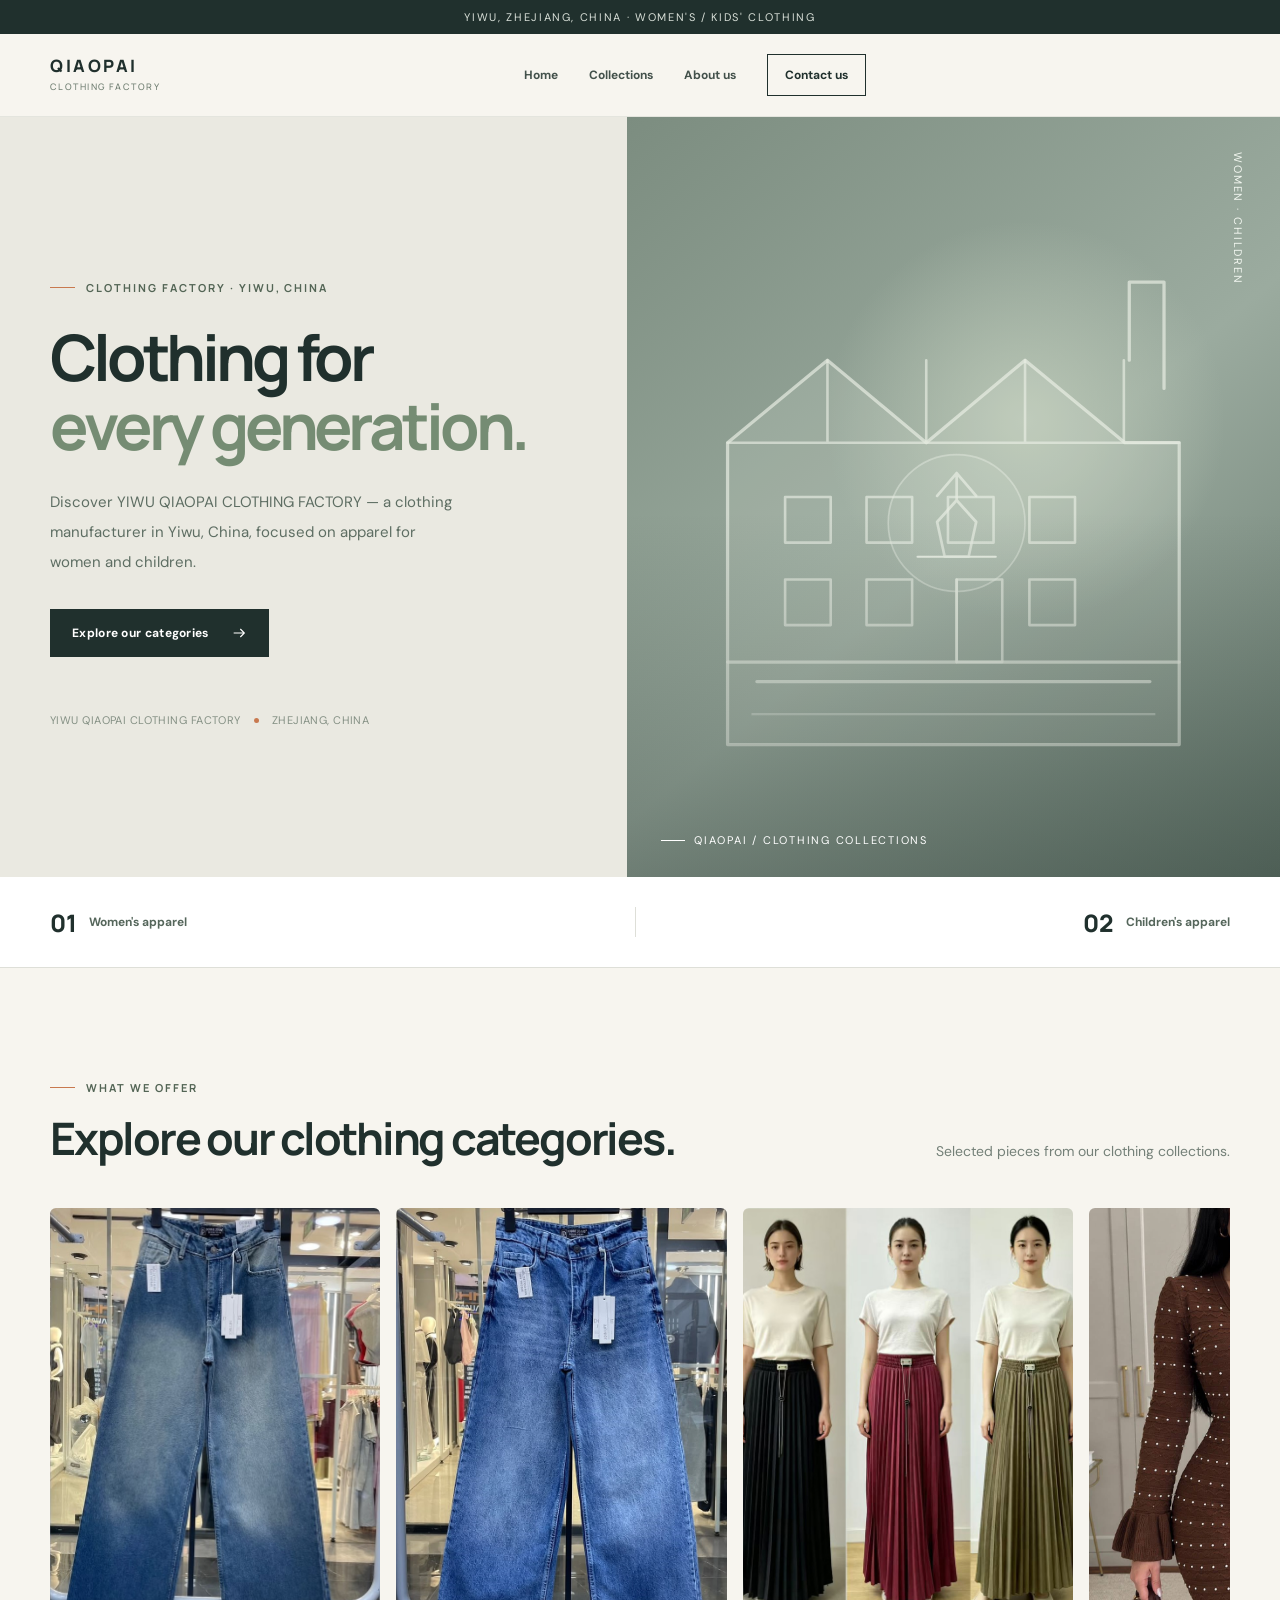
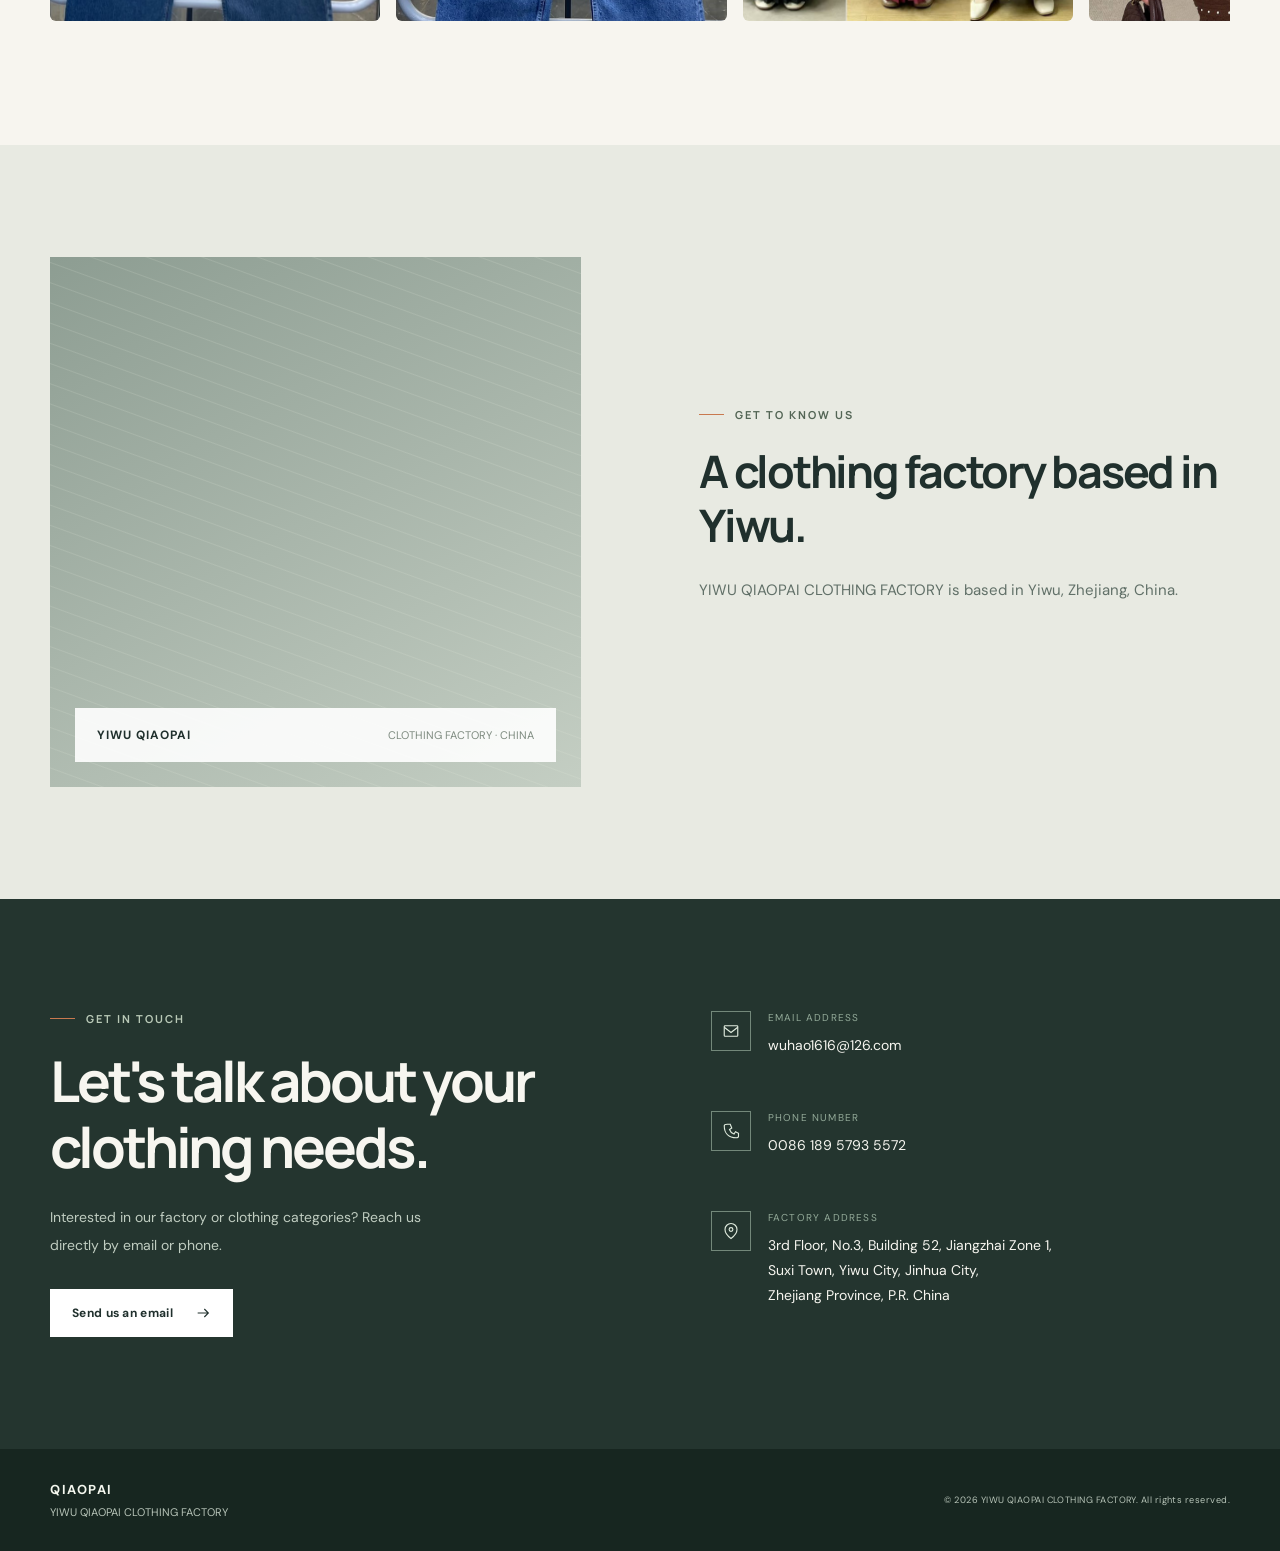
<file: index.html>
<!doctype html>
<html lang="en" dir="ltr">
<head>
  <meta charset="UTF-8">
  <meta name="viewport" content="width=device-width, initial-scale=1">
  <meta name="theme-color" content="#1b2827">
  <meta property="og:type" content="website">
  <meta property="og:title" content="YIWU QIAOPAI CLOTHING FACTORY">
  <meta property="og:description" content="Explore women's and children's clothing from YIWU QIAOPAI CLOTHING FACTORY, Yiwu, China.">
  <meta name="description" content="YIWU QIAOPAI CLOTHING FACTORY — Women's and Children's Clothing. Based in Yiwu City, Zhejiang Province, China.">
  <title>YIWU QIAOPAI CLOTHING FACTORY | Clothing Manufacturer in Yiwu</title>
  <link rel="preconnect" href="https://fonts.googleapis.com">
  <link rel="preconnect" href="https://fonts.gstatic.com" crossorigin>
  <link href="https://fonts.googleapis.com/css2?family=DM+Sans:wght@400;500;600;700&family=Manrope:wght@400;500;600;700;800&display=swap" rel="stylesheet">
  <link rel="stylesheet" href="css/01-base.css" />
  <link rel="stylesheet" href="css/02-header.css" />
  <link rel="stylesheet" href="css/03-hero.css" />
  <link rel="stylesheet" href="css/04-collections.css" />
  <link rel="stylesheet" href="css/05-about.css" />
  <link rel="stylesheet" href="css/06-contact.css" />
  <link rel="stylesheet" href="css/07-image-handling.css" />
  <link rel="stylesheet" href="css/09-responsive.css" />
  <link rel="stylesheet" href="css/10-gallery.css" />
  <link rel="stylesheet" href="css/11-gallery-responsive.css" />
  <link rel="stylesheet" href="css/12-requested-edits.css" />
  <link rel="stylesheet" href="css/13-desktop-responsive.css" />
</head>
<body>
  <div class="topbar"><span data-i18n="topbar">YIWU, ZHEJIANG, CHINA · WOMEN'S / KIDS' CLOTHING</span></div>
  <header class="header">
    <div class="container header-inner">
      <a class="brand" href="#home" aria-label="YIWU QIAOPAI CLOTHING FACTORY home">
        <div class="brand-text"><strong>QIAOPAI</strong><small>CLOTHING FACTORY</small></div>
      </a>
      <nav id="site-nav" class="nav" aria-label="Main navigation">
        <a href="#home" data-i18n="navHome">Home</a>
        <a href="#collections" data-i18n="navCollections">Collections</a>
        <a id="gallery-nav" href="#gallery" data-i18n="navGallery" hidden>Gallery</a>
        <a href="#about" data-i18n="navAbout">About us</a>
        <a href="#contact" class="nav-cta" data-i18n="navContact">Contact us</a>
      </nav>
      <div class="header-actions">
        <button class="menu-btn" id="menu-toggle" type="button" aria-label="Open menu" aria-expanded="false" aria-controls="site-nav">
          <svg viewBox="0 0 24 24" fill="none" stroke="currentColor" stroke-width="1.7"><path d="M3 7h18M3 12h18M3 17h18" /></svg>
        </button>
      </div>
    </div>
  </header>
  <main>
    <section class="hero" id="home">
      <div class="hero-left">
        <div class="eyebrow" data-i18n="heroEyebrow">Clothing Factory · Yiwu, China</div>
        <h1><span data-i18n="heroLine1">Clothing for</span><br><em data-i18n="heroLine2">every generation.</em></h1>
        <p class="hero-description" data-i18n="heroDesc">Discover YIWU QIAOPAI CLOTHING FACTORY — a clothing manufacturer in Yiwu, China, focused on apparel for women and children.</p>
        <a class="btn btn-dark" href="#collections"><span data-i18n="heroCta">Explore our categories</span><svg viewBox="0 0 24 24" fill="none" stroke="currentColor" stroke-width="1.7"><path d="M4 12h16m-6-6 6 6-6 6"/></svg></a>
        <div class="hero-notes"><span data-i18n="heroNote">YIWU QIAOPAI CLOTHING FACTORY</span><span class="dot"></span><span data-i18n="heroNote2">ZHEJIANG, CHINA</span></div>
      </div>
      <div class="hero-visual" aria-label="Featured factory or clothing illustration">
        <svg class="factory-illustration" viewBox="0 0 600 700" xmlns="http://www.w3.org/2000/svg" aria-hidden="true">
          <g fill="none" stroke="#edf2e8" stroke-linecap="round" stroke-linejoin="round">
            <path d="M92 300 184 224l91 76 91-76 92 76h50v278H92z" fill="#e6ebe0" fill-opacity=".16" stroke-width="4"/>
            <path d="M92 300h416M184 224v76m91-76v76m91-76v76m91-76v76M145 350h42v42h-42zm75 0h42v42h-42zm75 0h42v42h-42zm75 0h42v42h-42zM145 426h42v42h-42zm75 0h42v42h-42zm150 0h42v42h-42zM303 426h42v76h-42z" stroke-width="3"/>
            <path d="M462 224V152h32v98M92 502h416M119 520h362" stroke-width="4"/>
            <path d="M303 426v76" stroke-width="2"/>
            <path d="m285 349 18-21 18 21m-18-21v25m-18 20 18-20 18 20-7 32h-22z" stroke-width="3"/>
            <path d="M267 405h72" stroke-width="2"/>
          </g>
          <circle cx="303" cy="374" r="63" fill="#edf2e8" fill-opacity=".1" stroke="#edf2e8" stroke-opacity=".45" stroke-width="2"/>
          <path d="M114 550h372" stroke="#edf2e8" stroke-opacity=".45" stroke-width="2"/>
        </svg>
        <div class="hero-image-credit" data-i18n="heroVert">WOMEN · CHILDREN</div>
        <div class="image-stamp" data-i18n="heroPhoto">QIAOPAI / CLOTHING COLLECTIONS</div>
      </div>
    </section>
    <div class="ticker">
      <div class="container ticker-inner">
        <div class="ticker-item"><span class="num">01</span><span data-i18n="ticker1">Women's apparel</span></div>
        <span class="ticker-separator"></span>
        <div class="ticker-item"><span class="num">02</span><span data-i18n="ticker2">Children's apparel</span></div>
      </div>
    </div>
    <section class="section" id="collections">
      <div class="container">
        <div class="section-heading">
          <div><div class="eyebrow" data-i18n="catEyebrow">What we offer</div><h2 data-i18n="catTitle">Explore our clothing categories.</h2></div>
          <p data-i18n="catDesc">Selected pieces from our clothing collections.</p>
        </div>
        <div class="product-grid" aria-label="Product photos" tabindex="0">
          <div class="product-slot" data-photo="images/product-01.jpg" role="img" aria-label="Product photo 1"></div>
          <div class="product-slot" data-photo="images/product-02.jpg" role="img" aria-label="Product photo 2"></div>
          <div class="product-slot" data-photo="images/product-03.jpg" role="img" aria-label="Product photo 3"></div>
          <div class="product-slot" data-photo="images/product-04.jpg" role="img" aria-label="Product photo 4"></div>
          <div class="product-slot" data-photo="images/product-05.jpg" role="img" aria-label="Product photo 5"></div>
          <div class="product-slot" data-photo="images/product-06.jpg" role="img" aria-label="Product photo 6"></div>
          <div class="product-slot" data-photo="images/product-07.jpg" role="img" aria-label="Product photo 7"></div>
        </div>
      </div>
    </section>
    <section class="section lookbook-section" id="gallery" hidden>
      <div class="container">
        <div class="section-heading">
          <div><div class="eyebrow" data-i18n="galleryEyebrow">Lookbook</div><h2 data-i18n="galleryTitle">A closer look at our collections.</h2></div>
          <p data-i18n="galleryDesc">Selected clothing photographs. For availability and details, please contact our factory directly.</p>
        </div>
        <div class="lookbook-grid" id="gallery-grid" aria-label="Clothing photo gallery"></div>
      </div>
    </section>
    <section class="section about" id="about">
      <div class="container about-layout">
        <div class="about-visual"><div class="texture art-hide-on-photo"></div><div class="label-block"><strong>YIWU QIAOPAI</strong><small data-i18n="aboutTag">CLOTHING FACTORY · CHINA</small></div></div>
        <div class="about-copy">
          <div class="eyebrow" data-i18n="aboutEyebrow">Get to know us</div>
          <h2 data-i18n="aboutTitle">A clothing factory based in Yiwu.</h2>
          <p data-i18n="aboutDesc">YIWU QIAOPAI CLOTHING FACTORY is based in Yiwu, Zhejiang, China.</p>
        </div>
      </div>
    </section>
    <section class="section contact-section" id="contact">
      <div class="container contact-grid">
        <div>
          <div class="eyebrow" data-i18n="contactEyebrow">Get in touch</div>
          <h2 data-i18n="contactTitle">Let's talk about your clothing needs.</h2>
          <p data-i18n="contactDesc">Interested in our factory or clothing categories? Reach us directly by email or phone.</p>
          <a class="btn btn-light" href="mailto:wuhao1616@126.com?subject=Inquiry%20-%20YIWU%20QIAOPAI%20CLOTHING%20FACTORY"><span data-i18n="contactCta">Send us an email</span><svg viewBox="0 0 24 24" fill="none" stroke="currentColor" stroke-width="1.7"><path d="M4 12h16m-6-6 6 6-6 6"/></svg></a>
        </div>
        <div class="contact-list">
          <div class="contact-item"><div class="contact-icon"><svg viewBox="0 0 24 24"><rect x="3" y="5" width="18" height="14" rx="1"/><path d="m3 7 9 7 9-7"/></svg></div><div><small data-i18n="emailLabel">Email address</small><a href="mailto:wuhao1616@126.com">wuhao1616@126.com</a></div></div>
          <div class="contact-item"><div class="contact-icon"><svg viewBox="0 0 24 24"><path d="M7 3h4l2 5-3 2c1 3 3 5 6 6l2-3 4 2v4c0 1-1 2-3 2C9 21 3 15 3 5c0-1 1-2 4-2Z"/></svg></div><div><small data-i18n="phoneLabel">Phone number</small><a href="tel:+8618957935572" dir="ltr">0086 189 5793 5572</a></div></div>
          <div class="contact-item"><div class="contact-icon"><svg viewBox="0 0 24 24"><path d="M20 10c0 6-8 12-8 12S4 16 4 10a8 8 0 1 1 16 0Z"/><circle cx="12" cy="10" r="2.5"/></svg></div><div><small data-i18n="addressLabel">Factory address</small><span>3rd Floor, No.3, Building 52, Jiangzhai Zone 1,<br>Suxi Town, Yiwu City, Jinhua City,<br>Zhejiang Province, P.R. China</span></div></div>
        </div>
      </div>
    </section>
  </main>
  <footer class="footer"><div class="container footer-inner"><div><strong>QIAOPAI</strong><p data-i18n="footerSubtitle">YIWU QIAOPAI CLOTHING FACTORY</p></div><small id="copyright">© 2026 YIWU QIAOPAI CLOTHING FACTORY. All rights reserved.</small></div></footer>
  <script src="js/navigation.js"></script>
  <script src="js/gallery-config.js"></script>
  <script src="js/gallery.js"></script>
  <script src="js/photos.js"></script>
</body>
</html>
</file>
<file: css/01-base.css>
/* Original general design tokens, font styles and container. Extracted unchanged from the provided index.html. */
    :root{--ink:#20302d;--olive:#536555;--sand:#f7f5ef;--cream:#efece3;--white:#fff;--muted:#727b74;--line:#dedfd8;--orange:#c8794f;--radius:8px}
    *{box-sizing:border-box}html{scroll-behavior:smooth}body{margin:0;background:var(--sand);color:var(--ink);font-family:'DM Sans',Arial,sans-serif;-webkit-font-smoothing:antialiased}body:lang(ar){font-family:'Noto Sans Arabic',Arial,sans-serif}a{text-decoration:none;color:inherit}button{font:inherit}img{max-width:100%;display:block}section{scroll-margin-top:90px}.container{width:min(1180px,calc(100% - 72px));margin-inline:auto}
</file>
<file: css/02-header.css>
/* Original topbar and navigation. Extracted unchanged from the provided index.html. */
    .topbar{background:var(--ink);color:#edf3eb;font-size:11px;letter-spacing:.15em;text-transform:uppercase;text-align:center;padding:10px 14px}.topbar span{opacity:.9}
    .header{position:sticky;top:0;z-index:100;background:rgba(247,245,239,.97);border-bottom:1px solid #e4e5de;backdrop-filter:blur(14px)}.header-inner{display:flex;align-items:center;justify-content:space-between;min-height:82px;gap:22px}.brand{display:flex;align-items:center;gap:12px;flex:0 0 auto}.logo{width:48px;height:48px;border:1.5px solid #526453;display:grid;place-items:center;position:relative}.logo:before{content:'';height:21px;width:21px;border:1.4px solid #526453;transform:rotate(45deg);position:absolute}.logo span{font:700 12px 'Manrope',sans-serif;letter-spacing:-1px;background:var(--sand);z-index:1;padding:1px}.brand-text strong{display:block;font:800 17px 'Manrope',sans-serif;letter-spacing:.15em;line-height:1.1}.brand-text small{font:500 9px 'Manrope',sans-serif;letter-spacing:.16em;color:#728074;display:block;margin-top:5px}.nav{display:flex;align-items:center;gap:31px}.nav a{font-size:12px;font-weight:700;color:#43514b;transition:color .2s}.nav a:hover{color:var(--orange)}.nav .nav-cta{padding:12px 17px;border:1px solid var(--ink);color:var(--ink)}.nav .nav-cta:hover{background:var(--ink);color:#fff}.header-actions{display:flex;align-items:center;gap:12px}.lang-btn{border:1px solid #d5dcd3;background:transparent;padding:10px 12px;font-size:12px;font-weight:800;cursor:pointer;min-width:52px;color:var(--ink)}.menu-btn{display:none;border:0;background:transparent;cursor:pointer;padding:8px;color:var(--ink)}.menu-btn svg{width:25px;height:25px}
</file>
<file: css/03-hero.css>
/* Original first-screen hero. Extracted unchanged from the provided index.html. */
    .hero{min-height:630px;display:grid;grid-template-columns:49% 51%;overflow:hidden;background:#eae9e1}.hero-left{padding:100px max(35px,calc((100vw - 1180px)/2)) 85px max(36px,calc((100vw - 1180px)/2));display:flex;flex-direction:column;justify-content:center;align-items:flex-start}.eyebrow{display:flex;align-items:center;gap:11px;text-transform:uppercase;font:700 11px 'Manrope',sans-serif;letter-spacing:.18em;color:var(--olive)}.eyebrow:before{content:'';display:block;width:25px;height:1px;background:var(--orange)}h1,h2,h3,p{margin-top:0}h1,h2,h3{font-family:'Manrope',sans-serif}body:lang(ar) h1,body:lang(ar) h2,body:lang(ar) h3{font-family:'Noto Sans Arabic',Arial,sans-serif}h1{font-size:clamp(45px,5vw,80px);font-weight:700;letter-spacing:-.065em;line-height:1.08;margin:27px 0}.hero-left h1 em{font-style:normal;color:#758c73}.hero-description{max-width:420px;font-size:15px;line-height:2;color:#5e6e63;margin-bottom:32px}.btn{display:inline-flex;align-items:center;justify-content:center;gap:22px;padding:16px 22px;font-size:12px;font-weight:700;letter-spacing:.025em;transition:transform .2s,background .2s;cursor:pointer}.btn:hover{transform:translateY(-2px)}.btn-dark{background:var(--ink);color:#fff}.btn-light{background:#fff;color:var(--ink)}.btn svg{width:16px;height:16px}.hero-notes{display:flex;align-items:center;gap:13px;color:#849084;font-size:11px;margin-top:56px;letter-spacing:.04em}.hero-notes .dot{height:5px;width:5px;background:var(--orange);border-radius:50%}    .hero-visual{position:relative;min-height:630px;background:#9faa9b;overflow:hidden;isolation:isolate}.hero-visual:before{content:'';position:absolute;inset:0;background:radial-gradient(circle at 61% 40%,#b9c6b5 0%,transparent 33%),linear-gradient(140deg,#7c8d80,#9bab9f 54%,#67796e);z-index:-1}.hero-visual:after{content:'';position:absolute;inset:0;background:linear-gradient(0deg,rgba(23,38,33,.32),transparent 48%);pointer-events:none}.factory-illustration{position:absolute;inset:0;width:100%;height:100%;z-index:0}.image-stamp{position:absolute;bottom:30px;left:34px;z-index:2;font-size:11px;text-transform:uppercase;letter-spacing:.16em;color:#fff;display:flex;gap:9px;align-items:center}.image-stamp:before{content:'';width:24px;height:1px;background:#fff}.hero-image-credit{position:absolute;top:35px;right:35px;z-index:2;writing-mode:vertical-rl;font-size:11px;letter-spacing:.17em;color:#f3f7f1;text-transform:uppercase}
</file>
<file: css/04-collections.css>
/* Original ticker and collection cards. Extracted unchanged from the provided index.html. */
    .ticker{background:#fff;border-bottom:1px solid var(--line)}.ticker-inner{min-height:90px;display:flex;align-items:center;justify-content:space-between;gap:22px}.ticker-item{display:flex;align-items:center;gap:12px;font-size:12px;font-weight:700;color:#55665b}.ticker-item svg{width:23px;height:23px;stroke:var(--olive);stroke-width:1.4}.ticker-item .num{font:800 24px 'Manrope',sans-serif;color:var(--ink)}.ticker-separator{height:30px;width:1px;background:var(--line)}
    .section{padding:112px 0}.section-heading{display:flex;justify-content:space-between;align-items:end;gap:30px;margin-bottom:43px}.section-heading h2{font-size:clamp(32px,3.5vw,48px);line-height:1.2;letter-spacing:-.05em;margin:16px 0 0;font-weight:700}.section-heading p{max-width:360px;color:#748078;line-height:1.9;font-size:14px;margin:0}.categories{display:grid;grid-template-columns:repeat(3,1fr);gap:18px}.category{min-width:0}.category-img{height:375px;background:#e2e4db;position:relative;overflow:hidden;display:flex;align-items:center;justify-content:center}.category-img:before{content:'';position:absolute;inset:0;opacity:.68}.category.women .category-img:before{background:radial-gradient(circle at 50% 40%,#ede1db,transparent 46%),linear-gradient(145deg,#c5bbb6,#e3ded8)}.category.men .category-img:before{background:radial-gradient(circle at 50% 38%,#c2cec3,transparent 48%),linear-gradient(145deg,#899c91,#c1cdbf)}.category.kids .category-img:before{background:radial-gradient(circle at 50% 38%,#e8ddc2,transparent 44%),linear-gradient(145deg,#d3c7b0,#f1e9d8)}.category-img svg{z-index:1;width:60%;max-height:72%;stroke:#6d7d6e;fill:none;stroke-width:1.15;opacity:.55}.category-img:after{content:'01 / 03';font:700 11px 'Manrope',sans-serif;letter-spacing:.12em;position:absolute;top:22px;left:22px;color:#56665a}.category.men .category-img:after{content:'02 / 03'}.category.kids .category-img:after{content:'03 / 03'}.category .category-caption{display:flex;align-items:center;justify-content:space-between;margin-top:20px;gap:15px}.category-caption h3{font-size:23px;letter-spacing:-.04em;margin-bottom:6px}.category-caption p{font-size:12px;color:#839084;margin:0}.round-icon{display:grid;place-items:center;border:1px solid #ccd3cb;border-radius:50%;height:39px;width:39px;flex-shrink:0}.round-icon svg{height:15px;width:15px}
</file>
<file: css/05-about.css>
/* Original factory/about section. Extracted unchanged from the provided index.html. */
    .about{background:#e8eae2}.about-layout{display:grid;grid-template-columns:1fr 1fr;gap:10%;align-items:center}.about-visual{position:relative;height:530px;background:linear-gradient(150deg,#8d9d92,#c4cec3);overflow:hidden}.about-visual .texture{position:absolute;inset:0;opacity:.4;background:repeating-linear-gradient(20deg,transparent,transparent 17px,rgba(239,244,229,.35) 18px,transparent 19px)}.about-visual:after{content:'Q';font:800 430px/1 'Manrope',sans-serif;color:#eff0e1;position:absolute;left:8%;bottom:-13%;opacity:.36;letter-spacing:-.1em}.about-visual .label-block{position:absolute;z-index:1;bottom:25px;left:25px;right:25px;background:rgba(255,255,255,.9);padding:19px 22px;display:flex;align-items:center;justify-content:space-between;gap:15px}.label-block strong{font-size:12px;letter-spacing:.08em}.label-block small{font-size:11px;color:#7d8a7f}.about-copy h2{font-size:clamp(32px,3.5vw,48px);line-height:1.22;letter-spacing:-.05em;margin:22px 0}.about-copy > p{font-size:15px;line-height:2.1;color:#617068;margin-bottom:30px}.about-points{border-top:1px solid #ced4ca}.about-point{display:flex;align-items:center;gap:15px;padding:17px 0;border-bottom:1px solid #ced4ca;font-size:13px;font-weight:700}.about-point span{color:#c47e5d;font:700 11px 'Manrope',sans-serif}
</file>
<file: css/06-contact.css>
/* Original contact and footer. Extracted unchanged from the provided index.html. */
    .contact-section{background:#24352f;color:#f7f6f0;position:relative;overflow:hidden}.contact-section:before{content:'Q';position:absolute;font:800 490px 'Manrope',sans-serif;line-height:1;right:3%;top:-70px;opacity:.04;pointer-events:none}.contact-grid{display:grid;grid-template-columns:1fr 1fr;gap:12%;position:relative}.contact-grid .eyebrow{color:#b9c9b7}.contact-grid h2{font-size:clamp(37px,4.4vw,58px);letter-spacing:-.055em;line-height:1.18;margin:22px 0}.contact-grid p{color:#c0cdc1;font-size:14px;line-height:2;max-width:400px;margin-bottom:30px}.contact-list{display:grid;gap:25px}.contact-item{display:flex;align-items:flex-start;gap:17px}.contact-icon{width:40px;height:40px;border:1px solid #73887a;display:grid;place-items:center;flex-shrink:0}.contact-icon svg{width:18px;height:18px;stroke:#e1ecdf;fill:none;stroke-width:1.5}.contact-item small{display:block;color:#93aa99;letter-spacing:.12em;font-size:10px;text-transform:uppercase;margin-bottom:9px}.contact-item a,.contact-item span{font-size:14px;line-height:1.8;overflow-wrap:anywhere}.contact-item a:hover{text-decoration:underline}.footer{background:#172620;color:#b7c4b8;padding:32px 0}.footer-inner{display:flex;align-items:center;justify-content:space-between;gap:22px;font-size:11px}.footer strong{color:#f4f7ee;letter-spacing:.12em;font-size:13px}.footer p{margin:7px 0 0}.footer small{letter-spacing:.05em}
</file>
<file: css/07-image-handling.css>
/* Original photo appearance rules. Extracted unchanged from the provided index.html. */
    .has-photo{background-size:cover!important;background-position:center!important}.has-photo:before,.has-photo .art-hide-on-photo,.has-photo .circle,.has-photo .texture{display:none!important}.category-img.has-photo:after{z-index:2;color:#fff;text-shadow:0 1px 10px #0006}.hero-visual.has-photo:after{display:block!important}.about-visual.has-photo:after{display:none}
</file>
<file: css/09-responsive.css>
/* Original responsive layout rules. Extracted unchanged from the provided index.html. */
    @media(max-width:1080px){.container{width:min(100% - 52px,1180px)}.nav{gap:15px}.hero-left{padding-left:36px;padding-right:36px}.category-img{height:320px}.about-layout{gap:6%}}
    @media(max-width:790px){.topbar{font-size:9px}.container{width:calc(100% - 38px)}.header-inner{min-height:72px}.brand-text strong{font-size:15px}.logo{height:42px;width:42px}.menu-btn{display:flex}.nav{display:none;position:absolute;top:72px;left:0;right:0;background:var(--sand);border-bottom:1px solid var(--line);padding:18px 22px 25px;flex-direction:column;align-items:stretch;gap:0;box-shadow:0 13px 20px #00000010}.nav.open{display:flex}.nav a{padding:13px 0;font-size:14px}.nav .nav-cta{align-self:flex-start;padding:12px 16px;margin-top:9px}.hero{display:flex;flex-direction:column}.hero-left{padding:62px 22px 45px}.hero-visual{min-height:400px}.hero-notes{margin-top:35px}.ticker-inner{min-height:82px}.ticker-item{font-size:11px}.ticker-item .num{font-size:19px}.section{padding:77px 0}.section-heading{align-items:flex-start;flex-direction:column;gap:15px}.categories{gap:12px}.category-img{height:280px}.category-caption h3{font-size:18px}.about-layout{grid-template-columns:1fr;gap:43px}.about-visual{height:360px}.contact-grid{grid-template-columns:1fr;gap:35px}}
    @media(max-width:550px){.topbar{font-size:8px;letter-spacing:.06em;padding:9px}.brand-text strong{font-size:12px}.brand-text small{font-size:7px}.logo{height:38px;width:38px}.header-actions{gap:6px}.hero-left{padding:55px 19px 40px}h1{font-size:48px;letter-spacing:-.055em}.hero-description{font-size:14px}.hero-visual{min-height:360px}.ticker-inner{flex-wrap:wrap;justify-content:center;gap:12px;padding:19px 0}.ticker-separator{display:none}.ticker-item{width:42%;justify-content:center;font-size:10px}.ticker-item .num{font-size:16px}.section{padding:68px 0}.section-heading h2{font-size:34px}.categories{grid-template-columns:1fr;gap:30px}.category-img{height:360px}.category-caption h3{font-size:22px}.about-visual{height:310px}.contact-grid h2{font-size:39px}.footer-inner{flex-direction:column;align-items:flex-start}.image-stamp{bottom:22px;left:20px}}
</file>
<file: css/10-gallery.css>
/* Original photo gallery. Extracted unchanged from the provided index.html. */
    .lookbook-section{background:#fff;padding-top:95px;padding-bottom:105px}
    .lookbook-grid{display:grid;grid-template-columns:repeat(4,minmax(0,1fr));gap:16px}
    .lookbook-card{min-width:0;margin:0;overflow:hidden;background:#efeee9;aspect-ratio:4 / 4.8;position:relative}
    .lookbook-card img{width:100%;height:100%;object-fit:cover;transition:transform .45s ease}
    .lookbook-card:hover img{transform:scale(1.045)}
    .lookbook-card figcaption{position:absolute;bottom:0;right:0;left:0;padding:20px 13px 12px;background:linear-gradient(transparent,#111a1699);color:#fff;font-size:10px;letter-spacing:.11em;text-transform:uppercase;pointer-events:none}
    .lookbook-section[hidden],#gallery-nav[hidden]{display:none!important}
    .sr-only{position:absolute;width:1px;height:1px;overflow:hidden;clip:rect(0,0,0,0);white-space:nowrap}
</file>
<file: css/11-gallery-responsive.css>
/* Original responsive gallery rules. Extracted unchanged from the provided index.html. */
    @media(max-width:790px){.lookbook-grid{grid-template-columns:repeat(3,minmax(0,1fr));gap:11px}.lookbook-section{padding-top:70px;padding-bottom:75px}}
    @media(max-width:550px){.lookbook-grid{grid-template-columns:repeat(2,minmax(0,1fr));gap:10px}.lookbook-section{padding-top:64px;padding-bottom:70px}}
    @media(prefers-reduced-motion:reduce){html{scroll-behavior:auto}.btn{transition:none}}
</file>
<file: css/12-requested-edits.css>
/* REQUESTED MINIMAL CHANGES ONLY. No colors, spacing system, layout or page redesign. */
/* Clothes slots show images/drawings only, with NO numbers or text. */
.category-img::after { display: none !important; content: none !important; }
.category-caption { display: none !important; }
.lookbook-card figcaption { display: none !important; }
/* Remove background Q monograms, which resemble a logo, without touching backgrounds. */
.about-visual:not(.has-photo)::after { display: none !important; content: none !important; }
.contact-section::before { display: none !important; content: none !important; }
.product-grid { display: flex; gap: 16px; overflow-x: auto; padding: 0 0 12px; scroll-snap-type: x mandatory; scroll-behavior: smooth; scrollbar-width: thin; scrollbar-color: #879487 #e8e9e3; }
.product-grid::-webkit-scrollbar { height: 5px; }
.product-grid::-webkit-scrollbar-track { background: #e8e9e3; }
.product-grid::-webkit-scrollbar-thumb { background: #879487; border-radius: 5px; }
.product-grid:focus-visible { outline: 2px solid var(--olive); outline-offset: 4px; }
.product-slot { flex: 0 0 28%; aspect-ratio: 4 / 5; min-width: 0; overflow: hidden; background: #e2e4db; border-radius: 6px; scroll-snap-align: start; }
@media (max-width: 790px) { .product-grid { gap: 12px; } .product-slot { flex-basis: 42%; } }
@media (max-width: 550px) { .product-grid { gap: 10px; } .product-slot { flex-basis: 82%; } }

/* Refine the factory line art and improve hero typography on small screens. */
.factory-illustration { opacity: .9; }
.factory-illustration > g:first-of-type > path:first-child { stroke-width: 3; stroke-opacity: .72; }
.factory-illustration > g:first-of-type > path:nth-child(2) { stroke-width: 2.4; stroke-opacity: .68; }
.factory-illustration > g:first-of-type > path:nth-child(3) { stroke-width: 3; stroke-opacity: .72; }
.factory-illustration > g:first-of-type > path:nth-child(4),
.factory-illustration > g:first-of-type > path:nth-child(5) { stroke-width: 2.5; stroke-opacity: .72; }
.factory-illustration > circle { stroke-width: 1.5; }
@media (max-width: 550px) {
  .hero-left h1 { font-size: clamp(42px, 11vw, 48px); line-height: 1.08; letter-spacing: -.05em; }
  .hero-description { max-width: 36ch; line-height: 1.85; }
  .hero-visual .image-stamp,
  .hero-visual .hero-image-credit { letter-spacing: .12em; }
}

.contact-item > div:last-child { min-width: 0; flex: 1; }
.contact-item span { display: block; max-width: 100%; overflow-wrap: anywhere; }
@media (max-width: 550px) {
  .contact-item span { font-size: clamp(12px, 3.6vw, 14px); line-height: 1.7; }
}

@keyframes gentle-rise {
  from { opacity: 0; transform: translateY(12px); }
  to { opacity: 1; transform: translateY(0); }
}
@keyframes gentle-drift {
  from { transform: translateY(-3px); }
  to { transform: translateY(3px); }
}
.hero-left { animation: gentle-rise .7s ease-out both; }
.hero-visual { animation: gentle-rise .8s ease-out .12s both; }
.factory-illustration { animation: gentle-drift 7s ease-in-out infinite alternate; }
.product-slot { transition: transform .3s ease, filter .3s ease; }
.product-slot:hover { transform: translateY(-3px); filter: brightness(1.04); }
@media (prefers-reduced-motion: reduce) {
  .hero-left, .hero-visual, .factory-illustration { animation: none; }
  .product-grid { scroll-behavior: auto; scroll-snap-type: x proximity; }
  .product-slot { transition: none; }
}
</file>
<file: css/13-desktop-responsive.css>
/* Adapt the desktop hero to common laptop and wide-monitor viewports. */
@media (min-width: 1081px) {
  .hero {
    min-height: clamp(560px, calc(100vh - 118px), 760px);
  }

  .hero-left {
    padding-top: clamp(64px, 7vw, 100px);
    padding-right: clamp(36px, 5vw, 88px);
    padding-bottom: clamp(64px, 6vw, 85px);
    padding-left: clamp(36px, calc((100vw - 1180px) / 2), 690px);
  }

  .hero-visual {
    min-height: clamp(560px, calc(100vh - 118px), 760px);
  }
}

@supports (height: 100svh) {
  @media (min-width: 1081px) {
    .hero,
    .hero-visual {
      min-height: clamp(560px, calc(100svh - 118px), 760px);
    }
  }
}
</file>
